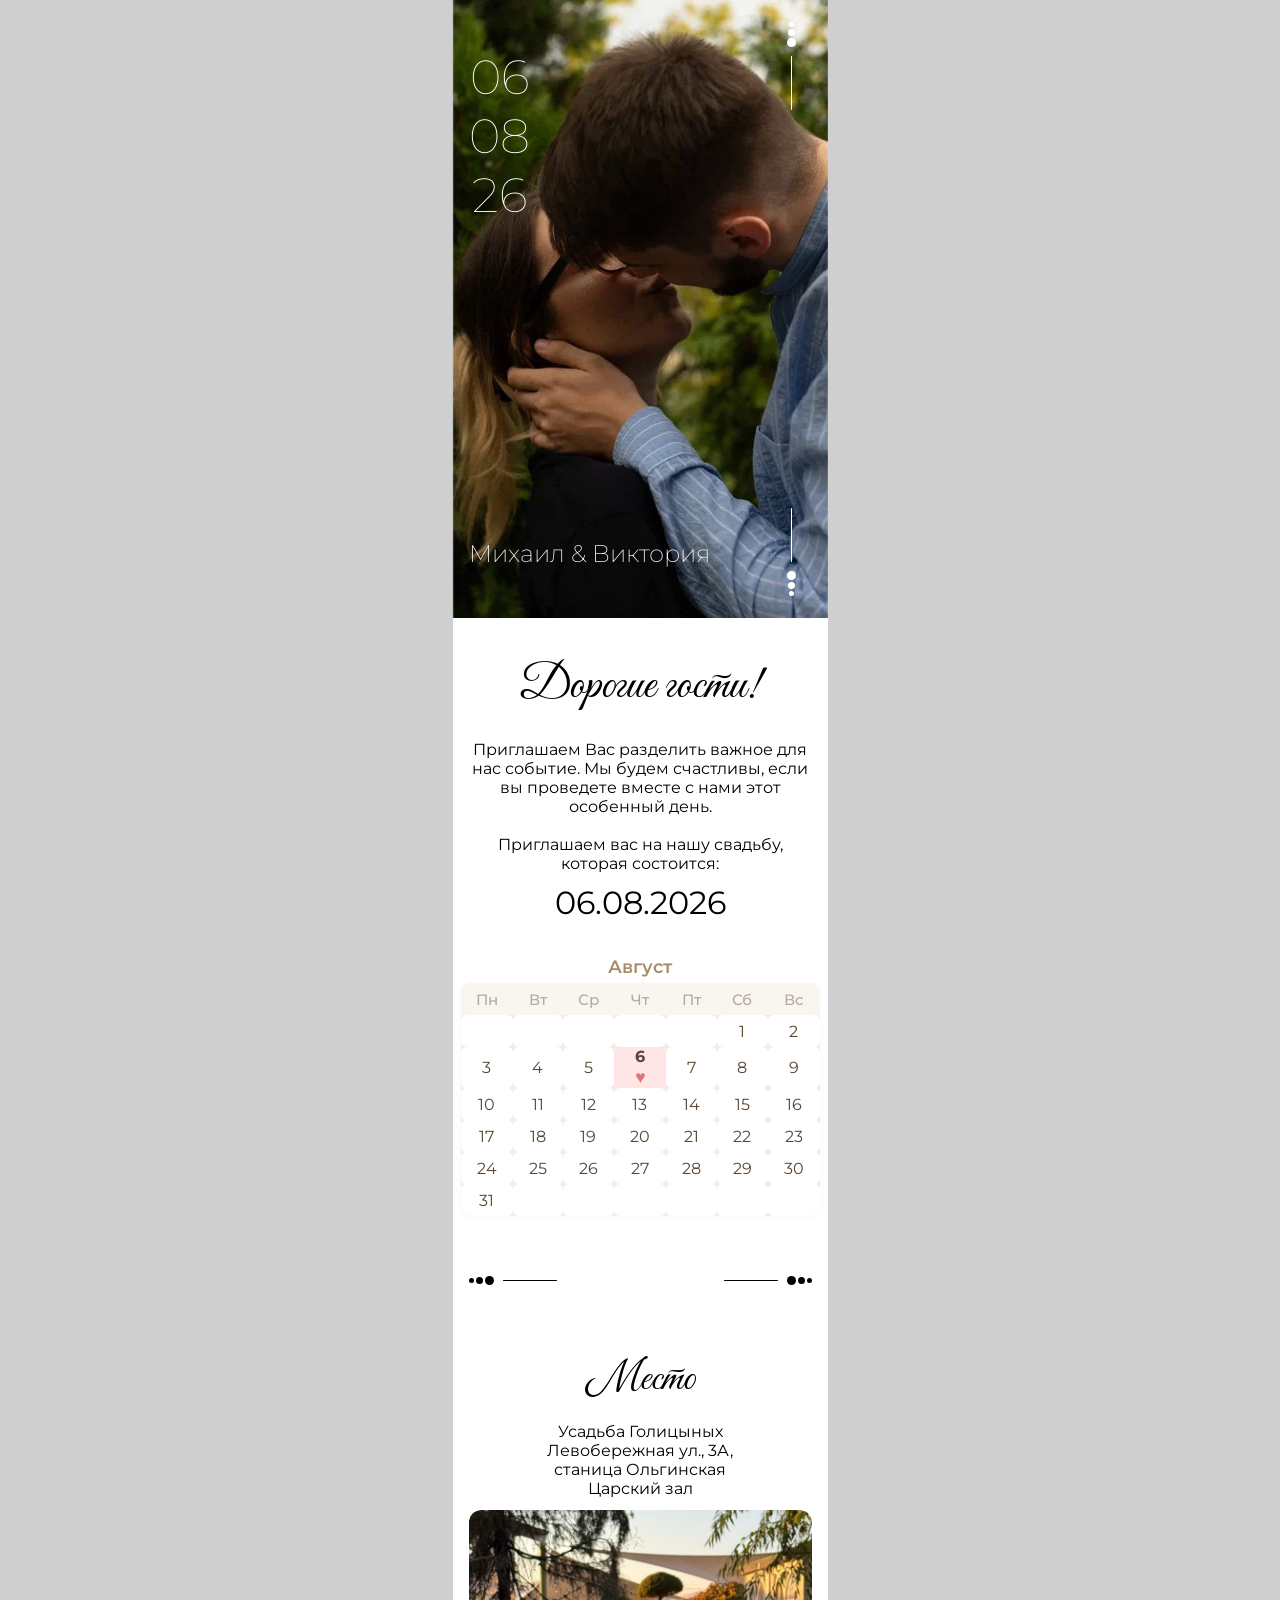
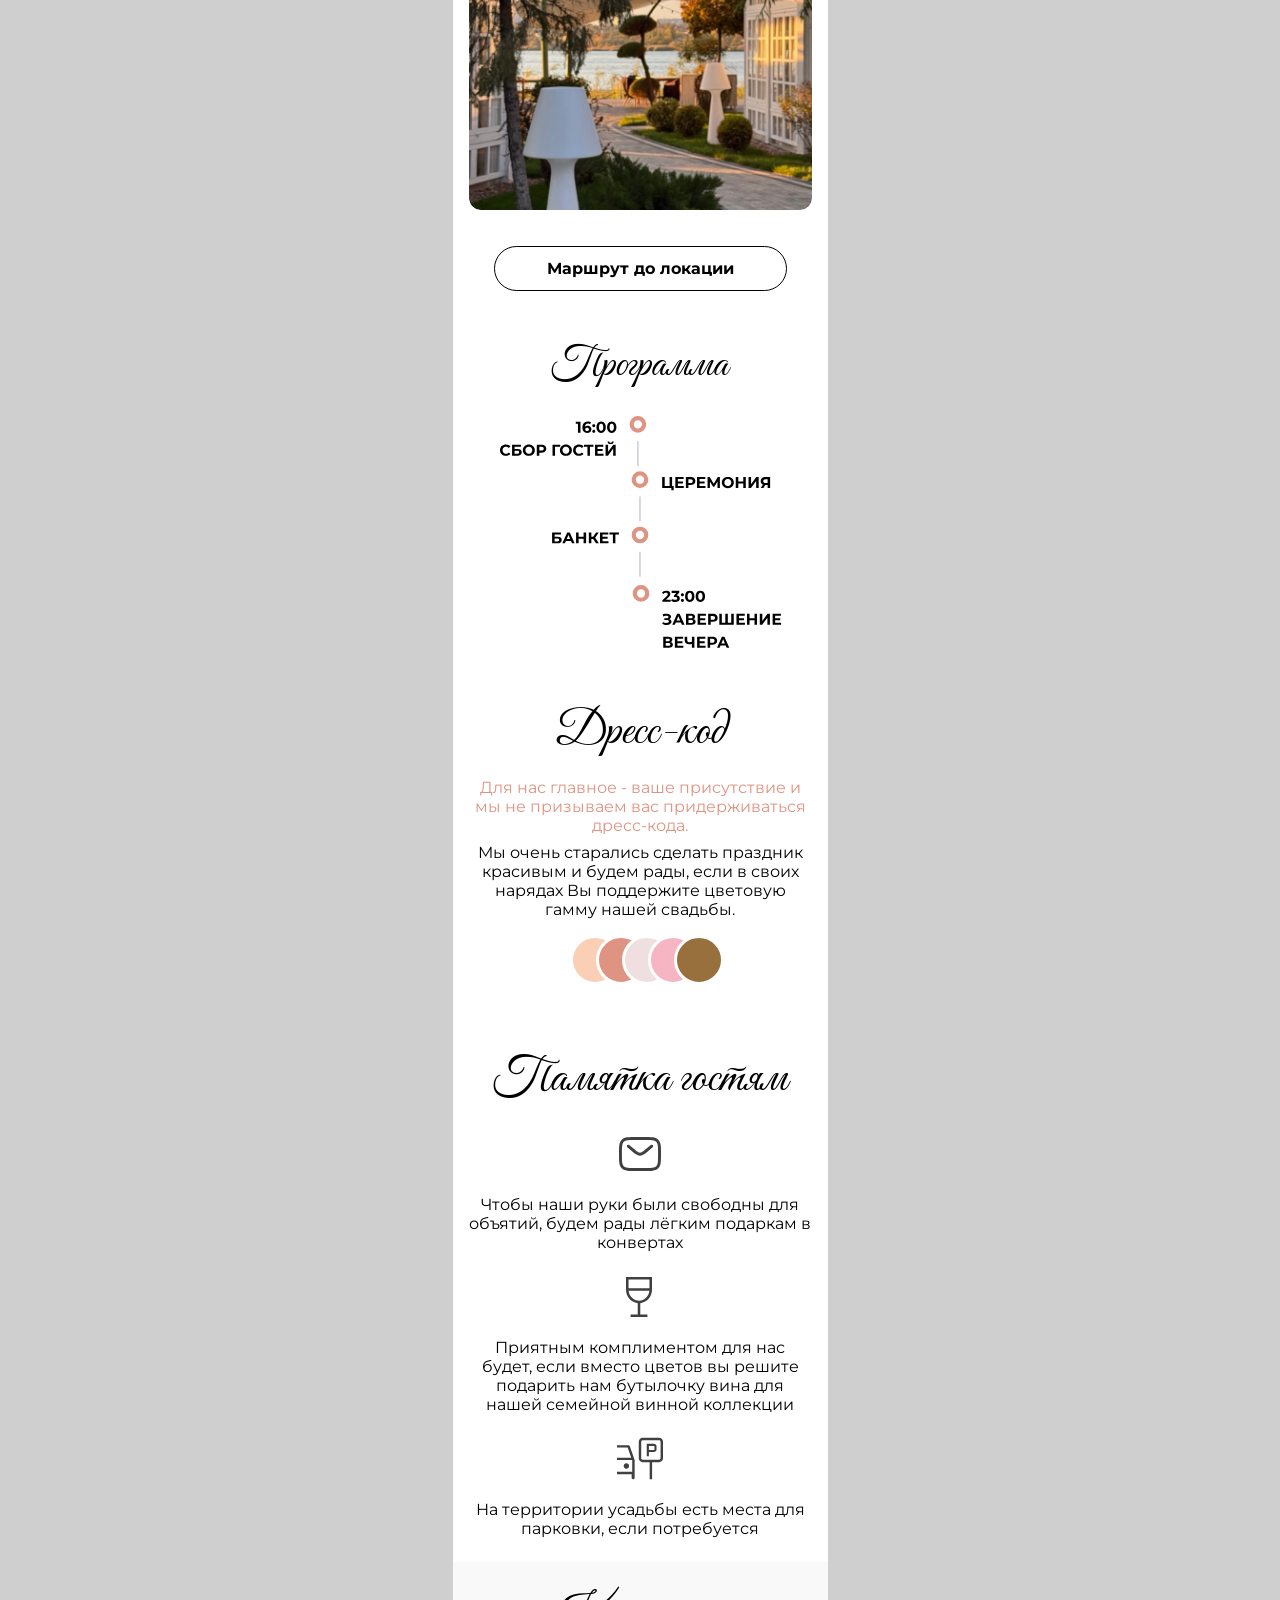
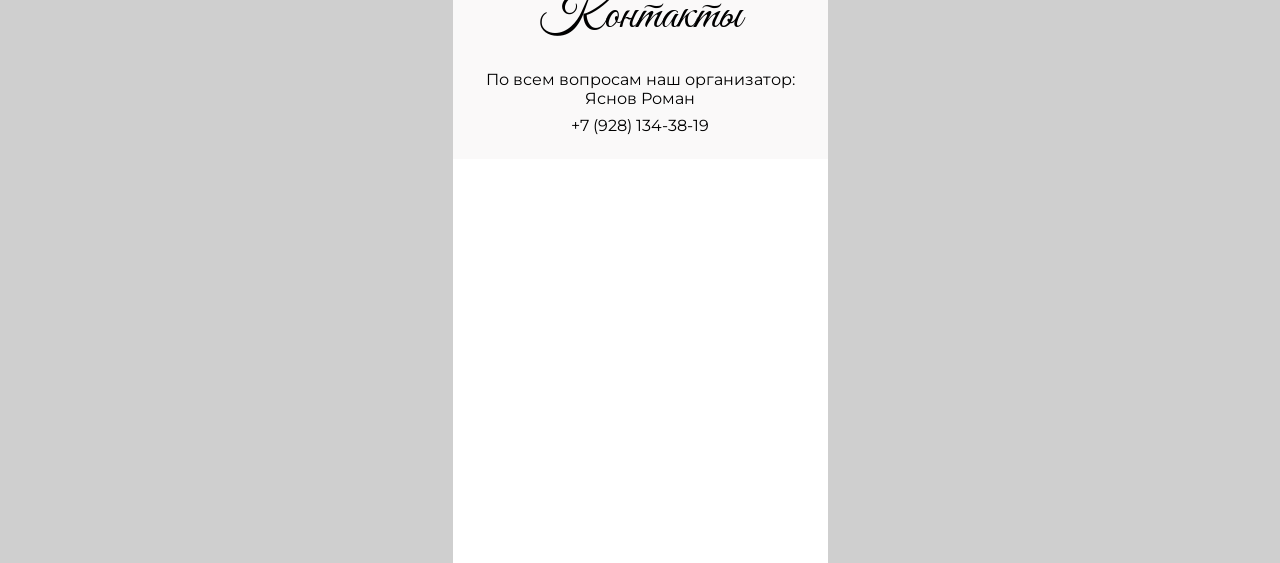
<file: index.html>
<!DOCTYPE html>
<html lang="ru">
<head>
  <meta charset="UTF-8">
  <meta name="viewport" content="width=device-width, initial-scale=1.0">
  <title>Свадебное приглашение</title>
  <link rel="stylesheet" href="styles/main.css">
  <link rel="preconnect" href="https://fonts.googleapis.com">
  <link rel="preconnect" href="https://fonts.gstatic.com" crossorigin>
  <link href="https://fonts.googleapis.com/css2?family=Bad+Script&display=swap" rel="stylesheet">
  <link href="https://fonts.googleapis.com/css2?family=Montserrat:ital,wght@0,100..900;1,100..900&display=swap" rel="stylesheet">
  <link href="https://fonts.googleapis.com/css2?family=Great+Vibes&display=swap" rel="stylesheet">
  <link rel="preload" as="image" href="assets/img/usadba_new_1.jpg">
  <link rel="preload" as="image" href="assets/img/usadba_new_2.png">
  <link rel="preload" as="image" href="assets/img/usadba_new_3.jpg">
  <link rel="preload" as="image" href="assets/img/usadba_new_4.jpg">
  <link rel="preload" as="image" href="assets/img/usadba_new_5.png">
</head>
<body>
  <div class="invite-wrapper">
    <section class="base-section">
      <div class="photo-block">
        <img src="assets/img/we_3.jpg" alt="Пара" class="main-photo">
        <img src="assets/img/arrow.svg" alt="Стрелка" class="photo-arrow">
        <img src="assets/img/arrow.svg" alt="Стрелка" class="photo-arrow photo-arrow-secondary">
        <div class="date-overlay">
          <span>06</span>
          <span>08</span>
          <span>26</span>
        </div>
        <div class="names">Михаил & Виктория</div>
      </div>
    </section>

    <section class="guests-section">
      <h1 class="title">Дорогие гости!</h1>
      <p class="invite-text">
        Приглашаем Вас разделить важное для нас событие. 
        Мы будем счастливы, если вы проведете вместе с нами этот особенный день.
        <br>
        <br>Приглашаем вас на нашу свадьбу, которая состоится:
      </p>
      <div class="date">06.08.2026</div>
      <div class="calendar">
        <div class="calendar-title">Август</div>
        <table class="calendar-table">
          <thead>
            <tr>
              <th>Пн</th>
              <th>Вт</th>
              <th>Ср</th>
              <th>Чт</th>
              <th>Пт</th>
              <th>Сб</th>
              <th>Вс</th>
            </tr>
          </thead>
          <tbody>
            <tr>
              <td></td><td></td><td></td><td></td><td></td><td>1</td><td>2</td>
            </tr>
            <tr>
              <td>3</td><td>4</td><td>5</td><td class="calendar-heart">6 <span class="heart">♥</span></td><td>7</td><td>8</td><td>9</td>
            </tr>
            <tr>
              <td>10</td><td>11</td><td>12</td><td>13</td><td>14</td><td>15</td><td>16</td>
            </tr>
            <tr>
              <td>17</td><td>18</td><td>19</td><td>20</td><td>21</td><td>22</td><td>23</td>
            </tr>
            <tr>
              <td>24</td><td>25</td><td>26</td><td>27</td><td>28</td><td>29</td><td>30</td>
            </tr>
            <tr>
              <td>31</td><td></td><td></td><td></td><td></td><td></td><td></td>
            </tr>
          </tbody>
        </table>

      <img src="assets/img/2-black-arrows.svg" alt="divider" class="calendar-divider">

      </div>
    </section>

    <section class="place-section">
      <h3 class="title">Место</h3>
      <p class="address">
        Усадьба Голицыных 
        <br/>Левобережная ул., 3А,
        <br /> станица Ольгинская
        <br/>Царский зал
      </p>
      <div class="place-carousel" aria-label="Фотогалерея усадьбы">
        <div class="carousel-wrapper">
          <div class="carousel-track">
            <img src="assets/img/usadba_new_1.jpg" alt="Вид усадьбы 1" class="carousel-slide" loading="eager" fetchpriority="high" />
            <img src="assets/img/usadba_new_2.png" alt="Вид усадьбы 2" class="carousel-slide" loading="lazy" />
            <img src="assets/img/usadba_new_3.jpg" alt="Вид усадьбы 3" class="carousel-slide" loading="lazy" />
            <img src="assets/img/usadba_new_4.jpg" alt="Вид усадьбы 4" class="carousel-slide" loading="lazy" />
            <img src="assets/img/usadba_new_5.png" alt="Вид усадьбы 5" class="carousel-slide" loading="lazy" />
          </div>
        </div>
      </div>
        <a 
          class="map-btn"
          href="https://yandex.ru/maps/-/CPb8nX3~"
          target="_blank"
        >
          Маршрут до локации
        </a>
    </section>

    <section class="program-section">
      <h3 class="title">Программа</h3>
      <img src="assets/img/program-plan.svg" alt="Программа" class="plan-image">
      <!-- <ul class="plan">
        <li><span>14:00</span> — Сбор гостей</li>
        <li><span>14:30</span> — Регистрация</li>
        <li><span>15:00</span> — Фотосессия</li>
        <li><span>17:00</span> — Банкет</li>
        <li><span>22:00</span> — Завершение</li>
      </ul> -->
    </section>

    <section class="dress-code-section">
      <h3 class="title">Дресс-код</h3>
      <div class="wrapper">
        <p class="description">Для нас главное - ваше присутствие и мы не призываем вас придерживаться дресс-кода.</p>
        <p class="colors-text">Мы очень старались сделать праздник красивым и будем рады, если в своих нарядах Вы поддержите цветовую гамму нашей свадьбы.</p>
        <div class="colors-dots">
          <span class="dot1"></span>
          <span class="dot2"></span>
          <span class="dot3"></span>
          <span class="dot4"></span>
          <span class="dot5"></span>
        </div>
      </div>
    </section>
  

    <section class="gifts-section">
      <h3 class="title">Памятка гостям</h3>
      <div class="gift-item">
        <img src="assets/img/letter.svg" alt="Подарок" class="gift-icon">
        <p class="gift-text">Чтобы наши руки были свободны для объятий, будем рады лёгким подаркам в конвертах</p>
      </div>
      <div class="gift-item">
        <img src="assets/img/wine.svg" alt="Подарок" class="gift-icon">
        <p class="gift-text">Приятным комплиментом для нас будет, если вместо цветов вы решите подарить нам бутылочку вина для нашей семейной винной коллекции</p>
      </div>
      <div class="gift-item">
        <img src="assets/img/car.svg" alt="Подарок" class="gift-icon">
        <p class="gift-text">На территории усадьбы есть места для парковки, если потребуется</p>
      </div>
    </section>

    <section class="contacts-section">
      <h3 class="title">Контакты</h3>
      <p class="description">По всем вопросам наш организатор:</p>
      <p class="contact-name">Яснов Роман</p>
      <p class="phone">+7 (928) 134-38-19</p>
    </section>



    <section class="map-section">
      <iframe src="https://yandex.ru/map-widget/v1/?um=constructor%3A0e47bce199f63ef4ef05267ef0e8a8748141f1ce5e22cfa1a45ba5bb43b8a258&amp;source=constructor" width="100%" height="400" frameborder="0"></iframe>
    </section>

    </div>
  </div>
  <script src="scripts/main.js"></script>
</body>
</html>
</file>
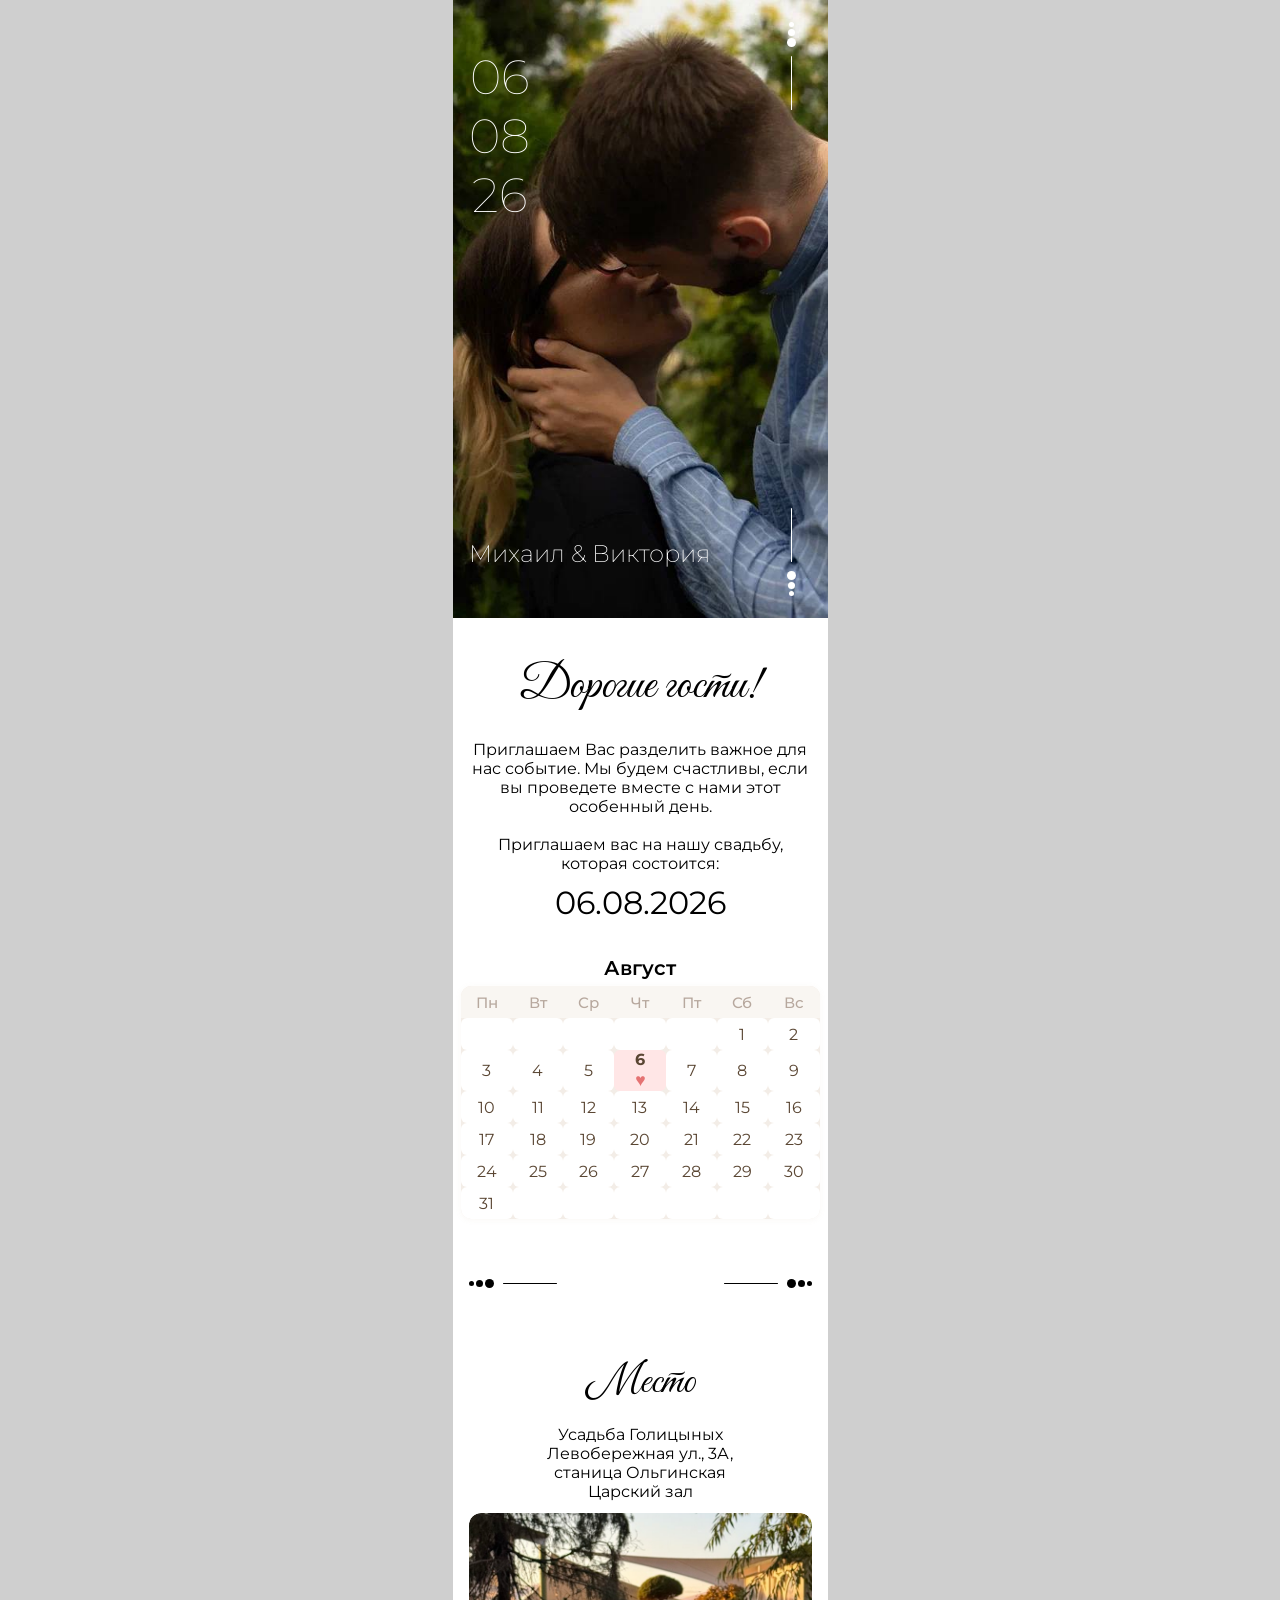
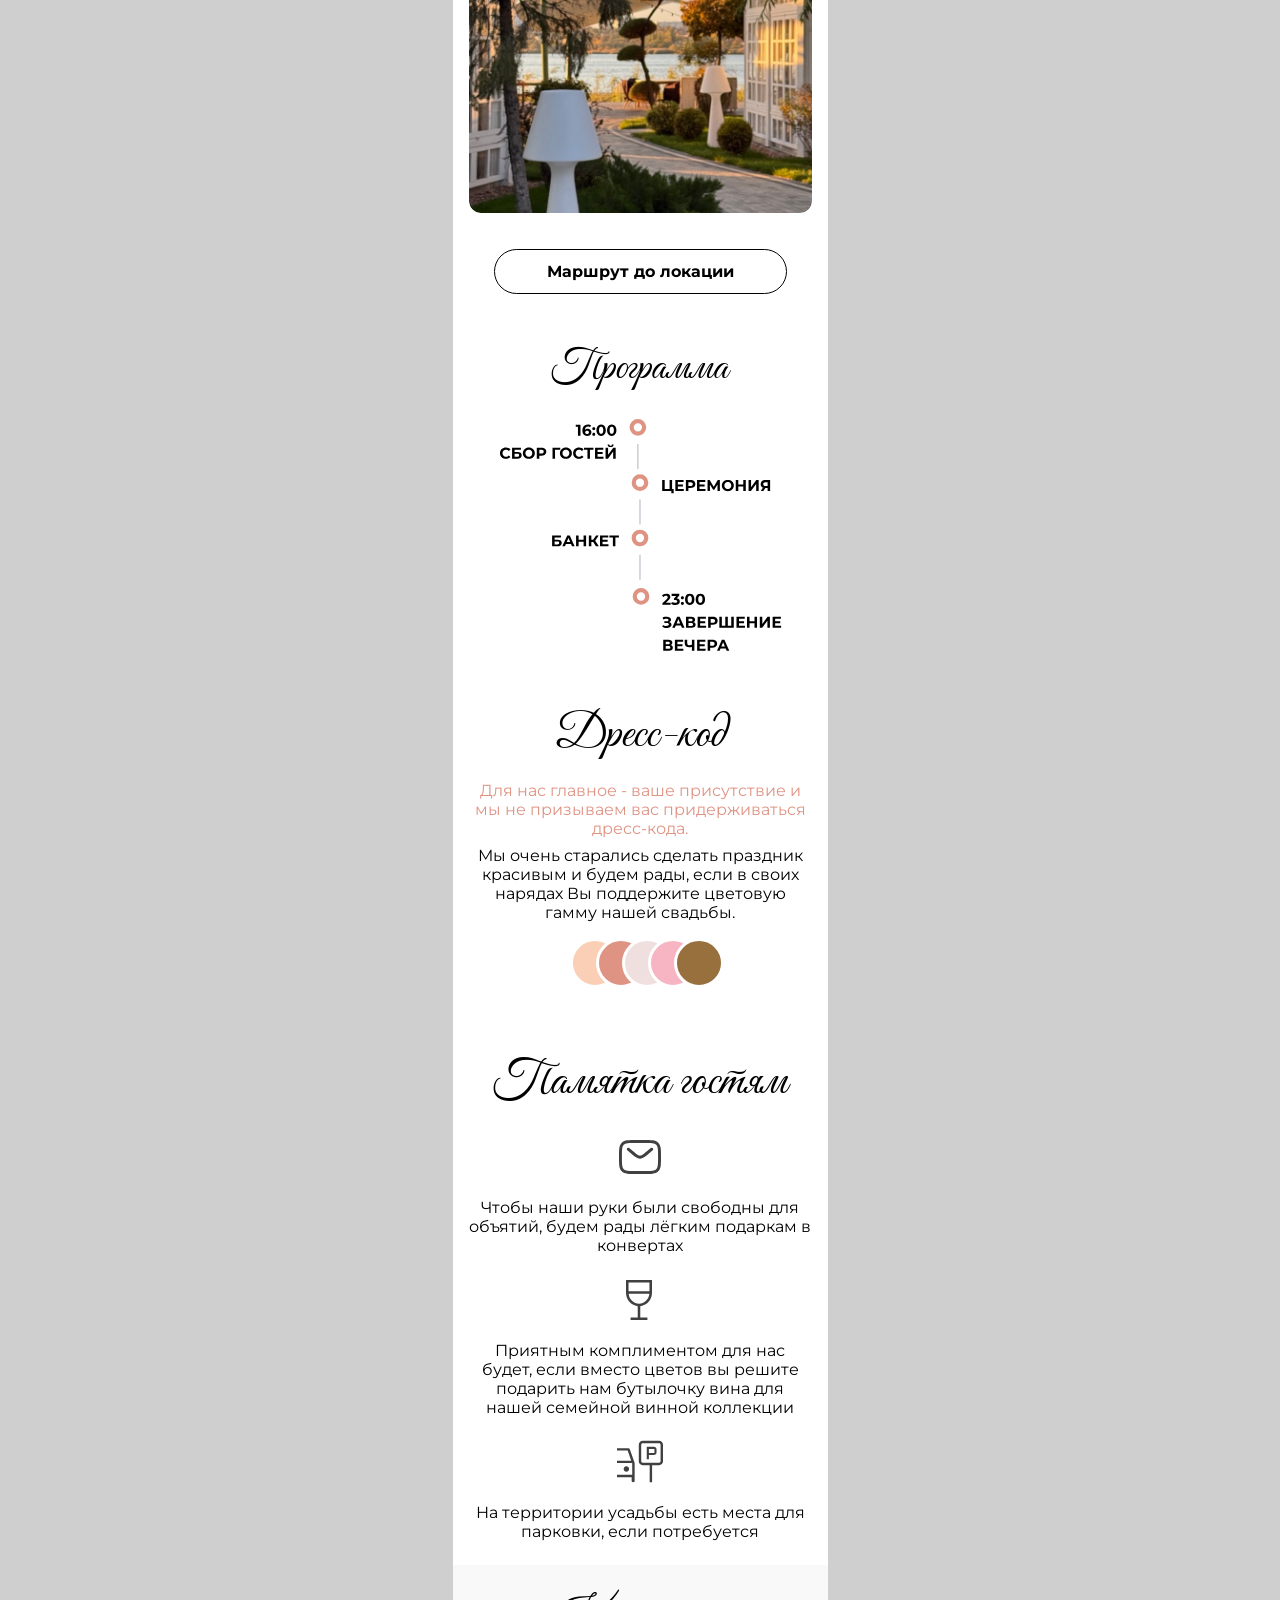
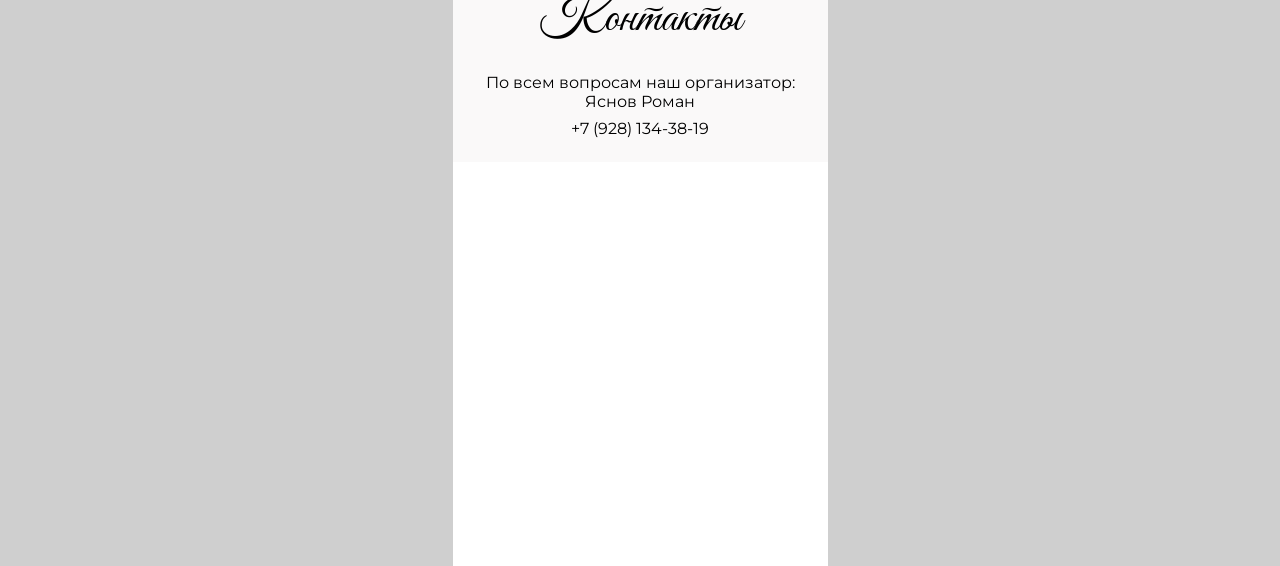
<file: src/index.html>
<!DOCTYPE html>
<html lang="ru">
<head>
  <meta charset="UTF-8">
  <meta name="viewport" content="width=device-width, initial-scale=1.0">
  <title>Свадебное приглашение</title>
  <link rel="stylesheet" href="styles/main.css">
  <link rel="preconnect" href="https://fonts.googleapis.com">
  <link rel="preconnect" href="https://fonts.gstatic.com" crossorigin>
  <link href="https://fonts.googleapis.com/css2?family=Bad+Script&display=swap" rel="stylesheet">
  <link href="https://fonts.googleapis.com/css2?family=Montserrat:ital,wght@0,100..900;1,100..900&display=swap" rel="stylesheet">
  <link href="https://fonts.googleapis.com/css2?family=Great+Vibes&display=swap" rel="stylesheet">
  <link rel="preload" as="image" href="assets/img/usadba_new_1.jpg">
  <link rel="preload" as="image" href="assets/img/usadba_new_2.png">
  <link rel="preload" as="image" href="assets/img/usadba_new_3.jpg">
  <link rel="preload" as="image" href="assets/img/usadba_new_4.jpg">
  <link rel="preload" as="image" href="assets/img/usadba_new_5.png">
</head>
<body>
  <div class="invite-wrapper">
    <section class="base-section">
      <div class="photo-block">
        <img src="assets/img/we_3.jpg" alt="Пара" class="main-photo">
        <img src="assets/img/arrow.svg" alt="Стрелка" class="photo-arrow">
        <img src="assets/img/arrow.svg" alt="Стрелка" class="photo-arrow photo-arrow-secondary">
        <div class="date-overlay">
          <span>06</span>
          <span>08</span>
          <span>26</span>
        </div>
        <div class="names">Михаил & Виктория</div>
      </div>
    </section>

    <section class="guests-section">
      <h1 class="title">Дорогие гости!</h1>
      <p class="invite-text">
        Приглашаем Вас разделить важное для нас событие. 
        Мы будем счастливы, если вы проведете вместе с нами этот особенный день.
        <br>
        <br>Приглашаем вас на нашу свадьбу, которая состоится:
      </p>
      <div class="date">06.08.2026</div>
      <div class="calendar">
        <div class="calendar-title">Август</div>
        <table class="calendar-table">
          <thead>
            <tr>
              <th>Пн</th>
              <th>Вт</th>
              <th>Ср</th>
              <th>Чт</th>
              <th>Пт</th>
              <th>Сб</th>
              <th>Вс</th>
            </tr>
          </thead>
          <tbody>
            <tr>
              <td></td><td></td><td></td><td></td><td></td><td>1</td><td>2</td>
            </tr>
            <tr>
              <td>3</td><td>4</td><td>5</td><td class="calendar-heart">6 <span class="heart">♥</span></td><td>7</td><td>8</td><td>9</td>
            </tr>
            <tr>
              <td>10</td><td>11</td><td>12</td><td>13</td><td>14</td><td>15</td><td>16</td>
            </tr>
            <tr>
              <td>17</td><td>18</td><td>19</td><td>20</td><td>21</td><td>22</td><td>23</td>
            </tr>
            <tr>
              <td>24</td><td>25</td><td>26</td><td>27</td><td>28</td><td>29</td><td>30</td>
            </tr>
            <tr>
              <td>31</td><td></td><td></td><td></td><td></td><td></td><td></td>
            </tr>
          </tbody>
        </table>

      <img src="assets/img/2-black-arrows.svg" alt="divider" class="calendar-divider">

      </div>
    </section>

    <section class="place-section">
      <h3 class="title">Место</h3>
      <p class="address">
        Усадьба Голицыных 
        <br/>Левобережная ул., 3А,
        <br /> станица Ольгинская
        <br/>Царский зал
      </p>
      <div class="place-carousel" aria-label="Фотогалерея усадьбы">
        <div class="carousel-wrapper">
          <div class="carousel-track">
            <img src="assets/img/usadba_new_1.jpg" alt="Вид усадьбы 1" class="carousel-slide" loading="eager" fetchpriority="high" />
            <img src="assets/img/usadba_new_2.png" alt="Вид усадьбы 2" class="carousel-slide" loading="lazy" />
            <img src="assets/img/usadba_new_3.jpg" alt="Вид усадьбы 3" class="carousel-slide" loading="lazy" />
            <img src="assets/img/usadba_new_4.jpg" alt="Вид усадьбы 4" class="carousel-slide" loading="lazy" />
            <img src="assets/img/usadba_new_5.png" alt="Вид усадьбы 5" class="carousel-slide" loading="lazy" />
          </div>

          <!-- <div class="carousel-controls">
            <button class="carousel-button prev" type="button" aria-label="Предыдущее фото">
              <img src="assets/img/button-arrow.svg" alt="Стрелка" class="button-arrow-left" />
            </button>
            <button class="carousel-button next" type="button" aria-label="Следующее фото">
              <img src="assets/img/button-arrow.svg" alt="Стрелка" class="button-arrow-right" />
            </button>
          </div> -->
        </div>
      </div>
        <a 
          class="map-btn"
          href="https://yandex.ru/maps/-/CPb8nX3~"
          target="_blank"
        >
          Маршрут до локации
        </a>
    </section>

    <section class="program-section">
      <h3 class="title">Программа</h3>
      <img src="assets/img/program-plan.svg" alt="Программа" class="plan-image">
      <!-- <ul class="plan">
        <li><span>14:00</span> — Сбор гостей</li>
        <li><span>14:30</span> — Регистрация</li>
        <li><span>15:00</span> — Фотосессия</li>
        <li><span>17:00</span> — Банкет</li>
        <li><span>22:00</span> — Завершение</li>
      </ul> -->
    </section>

    <section class="dress-code-section">
      <h3 class="title">Дресс-код</h3>
      <div class="wrapper">
        <p class="description">Для нас главное - ваше присутствие и мы не призываем вас придерживаться дресс-кода.</p>
        <p class="colors-text">Мы очень старались сделать праздник красивым и будем рады, если в своих нарядах Вы поддержите цветовую гамму нашей свадьбы.</p>
        <div class="colors-dots">
          <span class="dot1"></span>
          <span class="dot2"></span>
          <span class="dot3"></span>
          <span class="dot4"></span>
          <span class="dot5"></span>
        </div>
      </div>
    </section>
  

    <section class="gifts-section">
      <h3 class="title">Памятка гостям</h3>
      <div class="gift-item">
        <img src="assets/img/letter.svg" alt="Подарок" class="gift-icon">
        <p class="gift-text">Чтобы наши руки были свободны для объятий, будем рады лёгким подаркам в конвертах</p>
      </div>
      <div class="gift-item">
        <img src="assets/img/wine.svg" alt="Подарок" class="gift-icon">
        <p class="gift-text">Приятным комплиментом для нас будет, если вместо цветов вы решите подарить нам бутылочку вина для нашей семейной винной коллекции</p>
      </div>
      <div class="gift-item">
        <img src="assets/img/car.svg" alt="Подарок" class="gift-icon">
        <p class="gift-text">На территории усадьбы есть места для парковки, если потребуется</p>
      </div>
    </section>

    <section class="contacts-section">
      <h3 class="title">Контакты</h3>
      <p class="description">По всем вопросам наш организатор:</p>
      <p class="contact-name">Яснов Роман</p>
      <p class="phone">+7 (928) 134-38-19</p>
    </section>



    <section class="map-section">
      <iframe src="https://yandex.ru/map-widget/v1/?um=constructor%3A0e47bce199f63ef4ef05267ef0e8a8748141f1ce5e22cfa1a45ba5bb43b8a258&amp;source=constructor" width="375" height="400" frameborder="0"></iframe>
    </section>

    </div>
  </div>
  <script src="scripts/main.js"></script>
</body>
</html>
</file>
<file: styles/main.css>
*,
*::before,
*::after {
  box-sizing: border-box;
}

html,
body {
  width: 100%;
  max-width: 100%;
  overflow-x: hidden;
  margin: 0;
  padding: 0;
}

body {
  font-family: "Montserrat", Arial, sans-serif;
  font-weight: 400;
  background: #cfcfcf;
  color: #000;
}

h1,
h2,
h3,
p {
  margin: 0;
}

img:not(.carousel-slide) {
  animation: image-appear ease-in both;
  animation-timeline: view();
  animation-range: entry 50% 100vh;
}

h1,
p,
h2,
h3,
blockquote,
hr {
  animation: text-appear ease-in both;
  animation-timeline: view();
  animation-range: 0vh 70vh;
}

.invite-wrapper {
  max-width: 375px;
  margin: 0 auto;
  min-height: 100vh;
  background: #fff;
  display: flex;
  flex-direction: column;
}

.base-section {
  background: #fff;
  display: flex;
  flex-direction: column;
  align-items: center;
  animation: fadeInUp 1s;
  text-align: center;
}

.base-section > * {
  width: 100%;
}

.photo-block {
  position: relative;
  width: 100%;
}

.photo-block::after {
  content: "";
  position: absolute;
  inset: 0;
  background: linear-gradient(180deg, rgba(30, 30, 30, 0.43));
  pointer-events: none;
}

.main-photo {
  width: 100%;
  height: 618px;
  object-fit: cover;
  display: block;
}

.photo-arrow {
  position: absolute;
  top: 508px;
  left: 334px;
  width: 9px;
  height: 88px;
  opacity: 1;
  transform: rotate(0deg);
  z-index: 1;
}

.photo-arrow-secondary {
  position: absolute;
  top: 22px;
  left: 334px;
  width: 9px;
  height: 88px;
  opacity: 1;
  transform: rotate(180deg);
  z-index: 1;
}

.date-overlay {
  position: absolute;
  top: 48px;
  left: 16px;
  display: flex;
  flex-direction: column;
  align-items: center;
  justify-content: center;
  z-index: 1;
  font-family: "Montserrat", Arial, sans-serif;
  font-weight: 100;
  font-size: 48px;
  line-height: 59px;
  color: #fff;
  text-shadow: 0 2px 8px rgba(0, 0, 0, 0.18);
}

.date-overlay span {
  display: block;
}

.names {
  position: absolute;
  color: #fff;
  text-align: left;
  font-family: "Montserrat", Arial, sans-serif;
  font-weight: 200;
  font-size: 24px;
  line-height: 100%;
  width: 350px;
  height: 28px;
  top: 542px;
  left: 16px;
  opacity: 1;
  z-index: 1;
}

.guests-section,
.place-section,
.program-section,
.dress-code-section,
.gifts-section,
.contacts-section {
  background: #fff;
  padding: 0 16px 24px 16px;
  display: flex;
  flex-direction: column;
  align-items: center;
  animation: fadeInUp 1s;
}

.guests-section {
  padding: 0 16px;
}

.guests-section .title {
  font-family: "Great Vibes", cursive;
  font-weight: 400;
  font-size: 48px;
  color: #000;
  margin: 38px 0 24px 0;
}

.guests-section .invite-text {
  text-align: center;
}

.guests-section .date {
  font-size: 2rem;
  margin: 10px 0;
  font-weight: 400;
  font-family: "Montserrat", Arial, sans-serif;
}

.place-section .title,
.program-section .title {
  font-family: "Great Vibes", cursive;
  font-weight: 400;
  font-size: 42px;
  color: #000;
  margin-top: 64px;
}

.program-section .title {
  margin-top: 24px;
}

.place-section .address {
  text-align: center;
  margin-top: 16px;
}

.map-btn {
  background: #fff;
  color: #000;
  border: 1px solid black;
  border-radius: 28px;
  padding: 12px 52px;
  font-size: 1rem;
  margin-top: 24px;
  cursor: pointer;
  transition: transform 0.2s;
  font-family: "Montserrat", Arial, sans-serif;
  font-weight: 700;
  text-decoration: none;
}

.map-btn:hover {
  transform: translateY(-2px) scale(1.04);
}

.program-section .plan-image {
  width: 100%;
  margin-top: 24px;
}

.dress-code-section .title,
.gifts-section .title,
.contacts-section .title {
  font-family: "Great Vibes", cursive;
  font-weight: 400;
  font-size: 48px;
  color: #000;
  margin-top: 24px;
}

.dress-code-section .wrapper {
  margin-top: 16px;
}

.dress-code-section .description {
  text-align: center;
  color: rgba(223, 147, 131, 1);
}

.dress-code-section .colors-text {
  text-align: center;
  margin-top: 8px;
}

.dress-code-section .colors-dots {
  display: flex;
  align-items: center;
  justify-content: center;
  padding: 16px 0;
}

.dress-code-section .colors-dots span {
  width: 50px;
  height: 50px;
  border-radius: 50%;
  border: 3px solid #fff;
  margin-left: -24px;
}

.dress-code-section .colors-dots .dot1 {
  background: rgba(251, 206, 182, 1);
  margin-left: 14px;
  z-index: 1;
}

.dress-code-section .colors-dots .dot2 {
  background: rgba(223, 147, 131, 1);
  z-index: 2;
}

.dress-code-section .colors-dots .dot3 {
  background: rgba(239, 223, 223, 1);
  z-index: 3;
}

.dress-code-section .colors-dots .dot4 {
  background: rgba(247, 181, 196, 1);
  z-index: 4;
}

.dress-code-section .colors-dots .dot5 {
  background: rgba(151, 112, 62, 1);
  z-index: 5;
}

.gifts-section .gift-item {
  display: flex;
  flex-direction: column;
  align-items: center;
  gap: 12px;
  margin-top: 16px;
}

.gift-icon {
  width: 58px;
  height: 58px;
  display: inline-flex;
  justify-content: center;
  align-items: center;
}

.gifts-section .gift-text {
  text-align: center;
}

.contacts-section {
  background: rgba(250, 249, 249, 1);
}

.contacts-section .description {
  text-align: center;
  margin-top: 24px;
}

.contacts-section .phone {
  text-align: center;
  margin-top: 8px;
}

.calendar {
  margin: 24px 16px 0 16px;
  text-align: center;
}

.calendar-title {
  font-family: "Montserrat", Arial, sans-serif;
  font-size: 1.1rem;
  font-weight: 600;
  color: #a68c6d;
  margin-bottom: 6px;
}

.calendar-table {
  width: 100%;
  border-collapse: collapse;
  background: #f3ede7;
  border-radius: 10px;
  overflow: hidden;
  margin: 0 auto;
  font-size: 1rem;
  box-shadow: 0 1px 6px rgba(180, 160, 120, 0.07);
}

.calendar-divider {
  margin-top: 60px;
}

.calendar-table th,
.calendar-table td {
  width: 32px;
  height: 32px;
  text-align: center;
  padding: 2px;
  font-family: "Montserrat", Arial, sans-serif;
  color: #5a4633;
}

.calendar-table th {
  color: #b7a89e;
  font-weight: 500;
  font-size: 0.95em;
  background: #f9f6f2;
}

.calendar-table td {
  background: #fff;
  border-radius: 6px;
  padding: 0 16px;
  transition: background 0.2s;
}

.calendar-heart {
  background: #ffe6e6 !important;
  color: #a68c6d;
  font-weight: bold;
  position: relative;
}

.calendar-heart .heart {
  color: #e57373;
  font-size: 1.1em;
  margin-left: 2px;
  vertical-align: middle;
}

.place-carousel {
  width: 100%;
  margin: 12px 0;
}

.carousel-wrapper {
  overflow: hidden;
  border-radius: 12px;
  position: relative;
}

.carousel-track {
  display: flex;
  transition: transform 0.5s ease;
}

.carousel-slide {
  width: 100%;
  height: 300px;
  flex-shrink: 0;
  object-fit: cover;
  transition:
    transform 0.5s ease,
    opacity 0.5s ease;
  display: block;
  border-radius: 12px;
}

.carousel-controls {
  display: flex;
  justify-content: space-between;
  align-items: center;
  padding: 0 4px;
  position: absolute;
  top: 40%;
  width: 100%;
}

.carousel-button {
  width: 32px;
  height: 32px;
  border: none;
  border-radius: 8px;
  background: #fff;
  cursor: pointer;
  padding: 4px;
  display: flex;
  justify-content: center;
  align-items: center;
}

.button-arrow-left {
  transform: rotate(180deg);
}

@keyframes fadeInUp {
  from {
    opacity: 0;
    transform: translateY(40px);
  }
  to {
    opacity: 1;
    transform: translateY(0);
  }
}

@keyframes text-appear {
  from {
    opacity: 0;
    transform: translateY(20px);
  }
  to {
    opacity: 1;
    transform: translateY(0);
  }
}

@keyframes image-appear {
  from {
    opacity: 0;
    transform: scale(0.95);
  }
  to {
    opacity: 1;
    transform: scale(1);
  }
}
</file>
<file: src/styles/main.css>
*, *::before, *::after {
  box-sizing: border-box;
}

html, body {
  width: 100%;
  max-width: 100%;
  overflow-x: hidden;
  margin: 0;
  padding: 0;
}

body {
  font-family: 'Montserrat', Arial, sans-serif;
  font-weight: 400;
  background: #cfcfcf;
  color: #000;
  margin: 0;
  padding: 0;
}

h1, h2, h3, p {
  margin: 0;
}

p, h2, h3, blockquote, hr {
  /* animation-name: text-appear; @keyframes defined below */
  /* animation-timing-function: ease-in; standard should be linear */
  /* animation-fill-mode: both; keeps animated values forwards and backwards */
  animation: text-appear ease-in both;
  animation-timeline: view(); /* applies animation state relative to viewport */
  animation-range: 0vh 70vh; /* set 0% and 100% positions */
}

img {
  animation: image-appear ease-in both;
  animation-timeline: view();
  animation-range: entry 50% 100vh;
}
.invite-wrapper {
  max-width: 375px;
  margin: 0 auto;
  min-height: 100vh;
  padding: 0;
  box-sizing: border-box;
  background: #fff;
  display: flex;
  flex-direction: column;
  gap: 0;
}

/* main photo section */
.base-section {
  background: #fff;
  border-radius: 0;
  box-shadow: none;
  padding: 0;
  display: flex;
  flex-direction: column;
  align-items: center;
  min-width: 0;
  animation: fadeInUp 1s;
  margin-bottom: 0;
  text-align: center;
}

.base-section > * {
  width: 100%;
}

.photo-block {
  position: relative;
  width: 100%;
  max-width: none;
  margin: 0;
  padding: 0;
}

.photo-block::after {
  content: "";
  position: absolute;
  inset: 0;
  background: linear-gradient(180deg, rgba(30, 30, 30, 0.43));
  pointer-events: none;
}

.main-photo {
  width: 100%;
  height: 618px;
  border-radius: 0;
  object-fit: cover;
  display: block;
  margin: 0;
  max-width: 100%;
  padding: 0;


}

.photo-arrow {
  position: absolute;
  top: 508px;
  left: 334px;
  width: 9px;
  height: 88px;
  opacity: 1;
  transform: rotate(0deg);
  z-index: 1;
}

.photo-arrow-secondary {
  position: absolute;
  top: 22px;
  left: 334px;
  width: 9px;
  height: 88px;
  opacity: 1;
  transform: rotate(180deg);
  z-index: 1;
}

.date-overlay {
  position: absolute;
  top: 48px;
  left: 16px;
  display: flex;
  flex-direction: column;
  align-items: center;
  justify-content: center;
  z-index: 1;

  font-family: 'Montserrat', Arial, sans-serif;
  font-weight: 100;
  font-style: normal;
  font-size: 48px;
  line-height: 59px;
  letter-spacing: 0;
  text-align: center;
  color: #fff;
  text-shadow: 0 2px 8px rgba(0,0,0,0.18);
}

.date-overlay span {
  display: block;
}

.names {
  position: absolute;
  color: #fff;
  text-align: left;

  font-family: 'Montserrat', Arial, sans-serif;
  font-weight: 200;
  font-size: 24px;
  line-height: 100%;

  width: 350px;
  height: 28px;
  top: 542px;
  left: 16px;
  opacity: 1;
  z-index: 1;
}

/* guests section */

.guests-section {
  background: #fff;
  border-radius: 0;
  box-shadow: none;
  padding: 0 16px;
  display: flex;
  flex-direction: column;
  align-items: center;
  min-width: 0;
  animation: fadeInUp 1s;
  margin-top: 0;
}

.guests-section .title {
  font-family: "Great Vibes", cursive;
  font-weight: 400;
  font-style: normal;
  font-size: 48px;
  color: #000;
  margin-top: 38px;
  margin-bottom: 24px;
}

.guests-section .invite-text {
  margin-top: 0;
  text-align: center;
}

.guests-section .date {
  font-size: 2rem;
  margin: 10px 0;
  font-weight: 400;
  font-family: 'Montserrat', Arial, sans-serif;
  font-size: 2rem;
}

.guests-section .calendar-title {
  color: #000;
  font-size: 20px;
  /* font-family: 'Montserrat', Arial, sans-serif; */
}

/* Place section */

.place-section {
  background: #fff;
  border-radius: 0;
  box-shadow: none;
  padding: 0 16px 24px 16px;
  display: flex;
  flex-direction: column;
  align-items: center;
  min-width: 0;
  animation: fadeInUp 1s;
  margin-top: 0;
}


.place-section .title {
  font-family: "Great Vibes", cursive;
  font-weight: 400;
  font-style: normal;
  font-size: 42px;
  color: #000;
  margin-top: 64px;
}

.place-section .address {
  text-align: center;
  margin-top: 16px;
}

.place, .dress-code, .gifts, .guest-form, .contacts, .footer {
  display: flex;
  flex-direction: column;
  align-items: center;
  text-align: center;
}

.place h3 {
  margin: 10px 0 4px 0;
  font-family: 'Marck Script', cursive;
  font-size: 3.3rem;
  color: #a68c6d;
}

.map-btn {
  background: #fff;
  color: #000;
  border: 1px solid black;
  border-radius: 28px;
  padding: 12px 52px;
  font-size: 1rem;
  margin-top: 24px;
  cursor: pointer;
  transition: background 0.2s, transform 0.2s;
  font-family: 'Montserrat', Arial, sans-serif;
  font-weight: 700;

  text-decoration: none;
}

.map-btn:hover {
  /* background: #000;
  color: #fff; */
  transform: translateY(-2px) scale(1.04);
}



/* Program section */
.program-section {
  background: #fff;
  border-radius: 0;
  box-shadow: none;
  padding: 0 16px 24px 16px;
  display: flex;
  flex-direction: column;
  align-items: center;
  min-width: 0;
  animation: fadeInUp 1s;
  margin-top: 0;
}

.program-section .title {
  font-family: "Great Vibes", cursive;
  font-weight: 400;
  font-style: normal;
  font-size: 42px;
  color: #000;
  margin-top: 24px;
}

.program-section .plan-image {
  width: 100%;
  margin-top: 24px;
}

/* .program-list {
  list-style: none;
  padding: 0;
  margin: 0 0 18px 0;
  width: 100%;
}

.program-list li {
  font-size: 1.05rem;
  margin-bottom: 7px;
  display: flex;
  justify-content: center;
  gap: 8px;
}

.program-list span {
  font-weight: bold;
  color: #a68c6d;
  min-width: 48px;
  display: inline-block;
} */

/* dress code section */
.dress-code-section {
  background: #fff;
  border-radius: 0;
  box-shadow: none;
  padding: 0 16px 24px 16px;
  display: flex;
  flex-direction: column;
  align-items: center;
  min-width: 0;
  animation: fadeInUp 1s;
  /* margin-top: 22px; */
}

.dress-code-section .title {
  font-family: "Great Vibes", cursive;
  font-weight: 400;
  font-style: normal;
  font-size: 48px;
  color: #000;
  margin-top: 24px;
}

.dress-code-section .wrapper {
  margin-top: 16px;
}

.dress-code-section .description {
  text-align: center;
  color: rgba(223, 147, 131, 1);
}

.dress-code-section .colors-text {
  text-align: center;
  margin-top: 8px;
}


.dress-code-section .colors-dots {
  display: flex;
  align-items: center;
  justify-content: center;
  padding: 16px 0;
}

.dress-code-section .colors-dots span {
  width: 50px;
  height: 50px;
  border-radius: 50%;
  border: 3px solid #fff;
  margin-left: -24px;
  /* box-shadow: 0 4px 10px rgba(0, 0, 0, 0.08); */
}

.dress-code-section .colors-dots:first-child {
  margin-left: 0;
}

.dress-code-section .colors-dots .dot1 { 
  background:rgba(251, 206, 182, 1);
  margin-left: 14px;
  z-index: 1; 
}
.dress-code-section .colors-dots .dot2 { 
  background: rgba(223, 147, 131, 1);
   z-index: 2; 
}
.dress-code-section .colors-dots .dot3 { 
  background: rgba(239, 223, 223, 1);
   z-index: 3; 
}
.dress-code-section .colors-dots .dot4 { 
  background: rgba(247, 181, 196, 1);
   z-index: 4; 
}
.dress-code-section .colors-dots .dot5 { 
  background: rgba(151, 112, 62, 1);
  z-index: 5;
}

/* gifts section */

.gifts-section {
  background: #fff;
  border-radius: 0;
  box-shadow: none;
  padding: 0 16px 24px 16px;
  display: flex;
  flex-direction: column;
  align-items: center;
  min-width: 0;
  animation: fadeInUp 1s;
  /* margin-top: 22px; */
}

.gifts-section .title {
  font-family: "Great Vibes", cursive;
  font-weight: 400;
  font-style: normal;
  font-size: 48px;
  color: #000;
  margin-top: 24px;
}


.gifts-section .gift-item {
  display: flex;
  flex-direction: column;
  align-items: center;
  gap: 12px;
  margin-top: 16px;
}

.gift-icon {
  width: 58px;
  height: 58px;
  display: inline-flex;
  justify-content: center;
  align-items: center;
}

.gifts-section .gift-text {
  text-align: center;
}


/* contacts section */

.contacts-section {
  background: rgba(250, 249, 249, 1);
  border-radius: 0;
  box-shadow: none;
  padding: 0 16px 24px 16px;
  display: flex;
  flex-direction: column;
  align-items: center;
  min-width: 0;
  animation: fadeInUp 1s;


}

.contacts-section .title {
  font-family: "Great Vibes", cursive;
  font-weight: 400;
  font-style: normal;
  font-size: 48px;
  color: #000;
  margin-top: 24px;
}

.contacts-section .description {
  text-align: center;
  margin-top: 24px;
}

.contacts-section .phone {
  text-align: center;
  margin-top: 8px;
}

.contacts h3 {
  font-family: 'Marck Script', cursive;
  font-size: 3.3rem;
  color: #a68c6d;
  margin: 18px 0 4px 0;
}

.contacts .phone {
  font-weight: bold;
  margin-top: 4px;
}

.footer {
  margin-top: 24px;
  text-align: center;
  font-size: 1rem;
  color: #a68c6d;
}

.footer img {
  width: 100%;
  max-width: 180px;
  border-radius: 10px;
  margin-top: 10px;
}

.calendar {
  margin: 24px 16px 0 16px;
  text-align: center;
}
.calendar-title {
  font-family: 'Montserrat', Arial, sans-serif;
  font-size: 1.1rem;
  font-weight: 600;
  color: #a68c6d;
  margin-bottom: 6px;
}
.calendar-table {
  width: 100%;
  border-collapse: collapse;
  background: #f3ede7;
  border-radius: 10px;
  overflow: hidden;
  margin: 0 auto;
  font-size: 1rem;
  box-shadow: 0 1px 6px rgba(180,160,120,0.07);
}

.calendar-divider {
  margin-top: 60px;
  max-width: 100%;
}

.calendar-table th,
.calendar-table td {
  width: 32px;
  height: 32px;
  text-align: center;
  padding: 2px;
  font-family: 'Montserrat', Arial, sans-serif;
  color: #5a4633;
}
.calendar-table th {
  color: #b7a89e;
  font-weight: 500;
  font-size: 0.95em;
  background: #f9f6f2;
}
.calendar-table td {
  background: #fff;
  border-radius: 6px;padding: 0 16px;
  transition: background 0.2s;
}
.calendar-heart {
  background: #ffe6e6 !important;
  color: #a68c6d;
  font-weight: bold;
  position: relative;
}

.place-carousel {
  width: 100%;
  margin: 12px 0;
}

.carousel-wrapper {
  overflow: hidden;
  border-radius: 12px;
  position: relative;
}

.carousel-track {
  display: flex;
  transition: transform 0.5s ease;
}

.carousel-slide {
  width: 100%;
  height: 300px;
  flex-shrink: 0;
  object-fit: cover;
  transition: transform 0.5s ease, opacity 0.5s ease;
  display: block;
  border-radius: 12px;
}

.carousel-controls {
  display: flex;
  justify-content: space-between;  /* кнопки по краям */
  align-items: center;
  padding: 0 4px;  /* небольшой отступ от краёв */
  position: absolute;
  top: 40%;
  width: 100%;
}



.carousel-button {
  width: 32px;
  height: 32px;
  border: none;
  border-radius: 8px;
  background: #fff;
  cursor: pointer;

  padding: 4px;
  display: flex;
  justify-content: center;
  align-items: center;
  /* font-size: 1.2rem;
  font-weight: 300;
  transition: transform 0.2s, background 0.2s, color 0.2s;
  display: flex;
  align-items: center;
  justify-content: center;
  line-height: 1; */
}

.carousel-button:hover {
  /* background: #000; */
  /* color: #fff; */
  /* transform: translateY(-2px); */
}

.button-arrow-left {
  transform: rotate(180deg);
}

.calendar-heart .heart {
  color: #e57373;
  font-size: 1.1em;
  margin-left: 2px;
  vertical-align: middle;
  font-family: inherit;
}

@media (max-width: 600px) {
  .invite-wrapper {
    padding: 4px 0;
  }
  .base-section {
    padding: 12px 4px;
  }
  .photo-block {
    max-width: 100%;
  }
  .dress-images img,
  .calendar img,
  .place-photos img,
  .footer img {
    max-width: 100%;
  }
}

@keyframes fadeInUp {
  from {
    opacity: 0;
    transform: translateY(40px);
  }
  to {
    opacity: 1;
    transform: translateY(0);
  }
}
</file>
